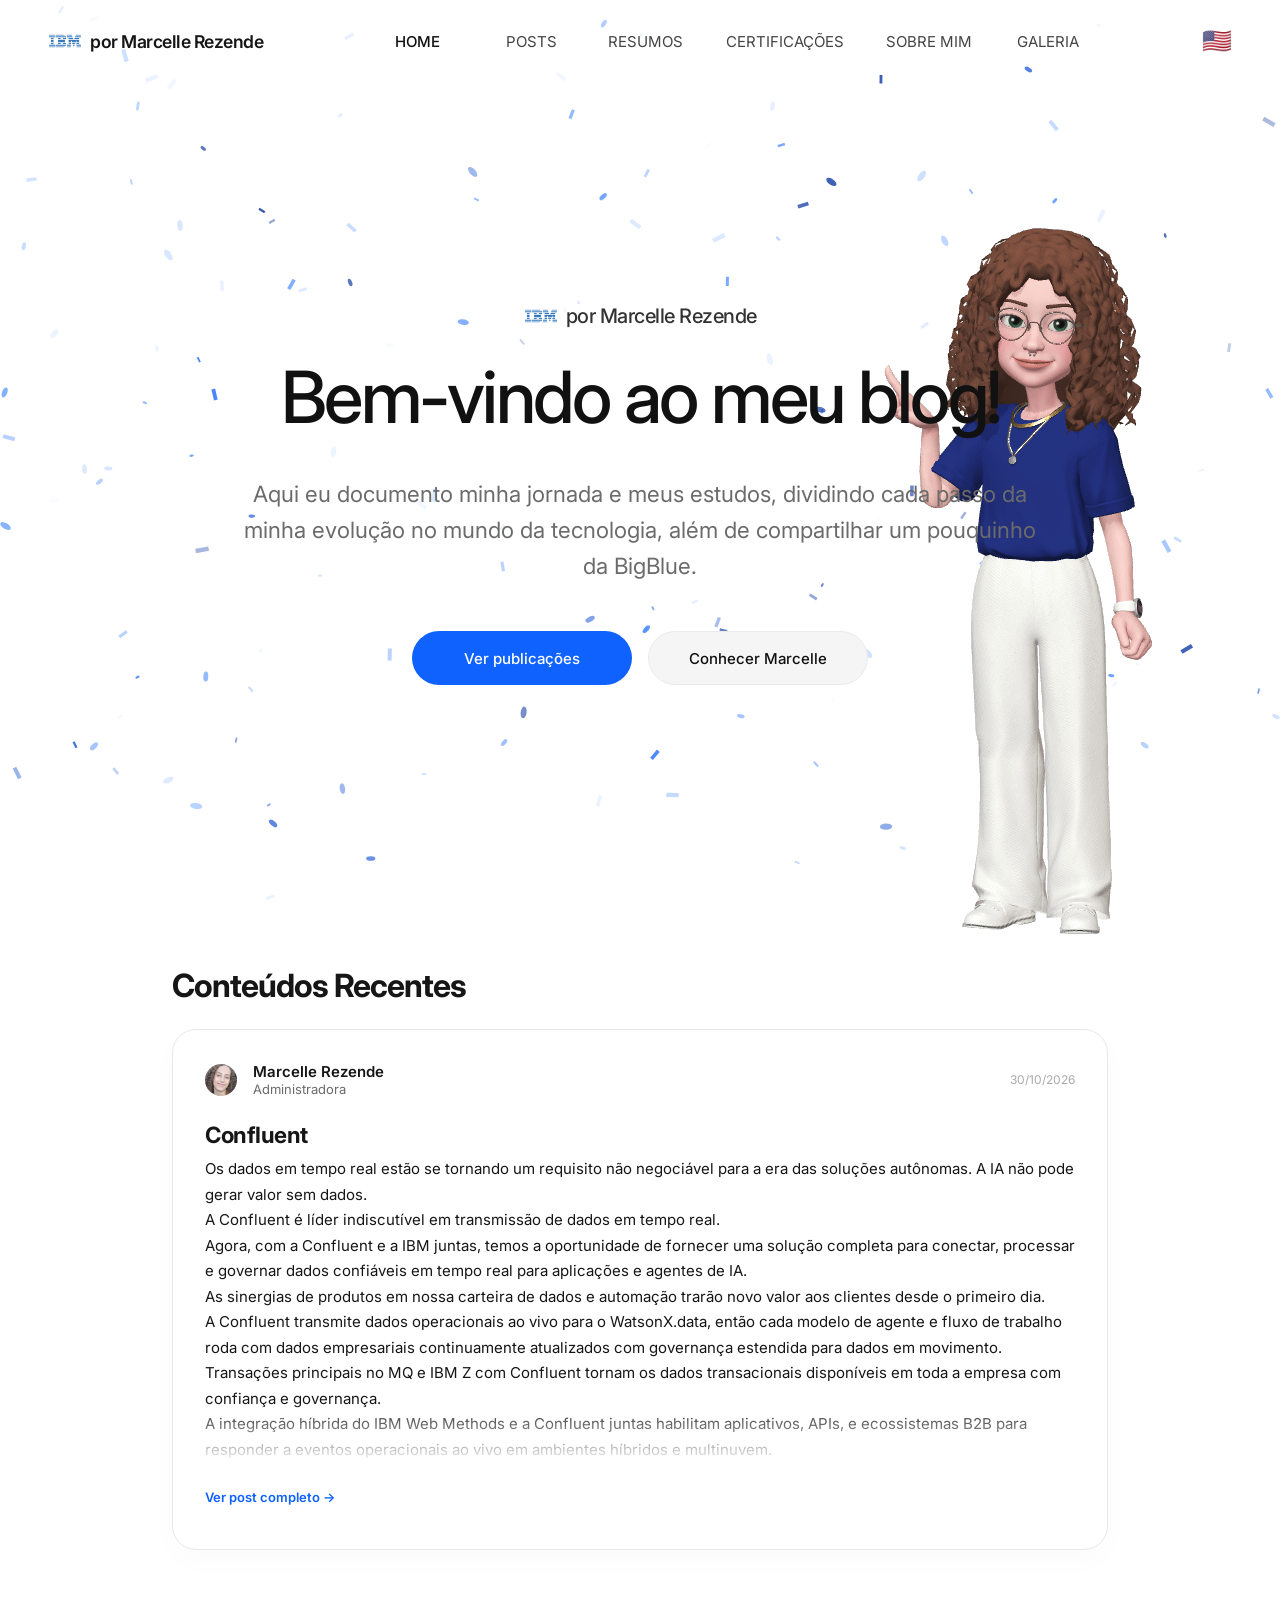
<file: index.html>
<!DOCTYPE html>
<html lang="pt-BR">

<head>
  <meta charset="UTF-8" />
  <meta name="viewport" content="width=device-width, initial-scale=1.0" />
  <title>IBM por Marcelle Rezende</title>
  <link rel="stylesheet" href="assets/style.css" />
  <link rel="icon" type="image/png" href="assets/images/logo.png" />
</head>

<body>

  <canvas id="bg-canvas"></canvas>

  <nav>
    <a href="index.html" class="logo">
      <img src="assets/images/logo.png" alt="Logo" style="height:34px; width:auto;" />
      por Marcelle Rezende
    </a>
    <ul class="nav-links" id="mobileMenu">
      <li><a href="index.html" class="active">HOME</a></li>
      <li><a href="#conteudos">POSTS</a></li>
      <li><a href="https://ibm-por-marcelle-rezende.web.app/resumos.html">RESUMOS</a></li>
      <li><a href="https://ibm-por-marcelle-rezende.web.app/certificacoes.html">CERTIFICAÇÕES</a></li>
      <li><a href="https://ibm-por-marcelle-rezende.web.app/sobre.html">SOBRE MIM</a></li>
      <li><a href="https://ibm-por-marcelle-rezende.web.app/galeria.html">GALERIA</a></li>
    </ul>
    <div class="nav-actions" style="display:flex; align-items:center; gap:1rem;">
      <button id="langToggleBtn" onclick="toggleLanguage()"
        style="background:none; border:none; font-size:24px; cursor:pointer; padding:0; line-height:1; transition:0.2s;"
        onmouseover="this.style.transform='scale(1.1)'" onmouseout="this.style.transform='scale(1)'"
        title="Mudar Idioma">🇺🇸</button>
      <button class="hamburger" onclick="toggleMobileMenu()">☰</button>
    </div>
  </nav>

  <div class="hero-wrapper"
    style="min-height: calc(100vh - 80px); display:flex; flex-direction:column; justify-content:center; align-items:center; position:relative; z-index:5;">
    <div style="text-align:center; padding:2rem 1rem;">
      <div style="display:flex; justify-content:center; align-items:center; gap:8px; margin-bottom:1.5rem;">
        <img src="assets/images/logo.png" alt="Logo" style="height:34px; width:auto;" />
        <span style="font-weight:500; font-size:20px; letter-spacing:-0.5px; color:#333;">por Marcelle Rezende</span>
      </div>
      <h1
        style="font-size:4.5rem; font-weight:500; letter-spacing:-2.5px; line-height:1.1; max-width:900px; margin:0 auto 2.5rem; color:#111;">
        Bem-vindo ao meu blog!
      </h1>
      <p style="font-size:1.4rem; color:var(--muted); max-width:800px; margin:0 auto 3rem; line-height:1.6;">
        Aqui eu documento minha jornada e meus estudos, dividindo cada passo da minha evolução no mundo da tecnologia,
        além de compartilhar um pouquinho da BigBlue.
      </p>
      <div class="hero-buttons" style="display:flex; justify-content:center; gap:1rem;">
        <a href="#conteudos"
          style="display:flex; align-items:center; justify-content:center; width:220px; height:54px; background:var(--accent); color:#fff; text-decoration:none; border-radius:100px; font-weight:500; font-size:15px; gap:8px; transition:0.2s; white-space:nowrap;"
          onmouseover="this.style.transform='scale(1.05)'" onmouseout="this.style.transform='scale(1)'">
          Ver publicações
        </a>
        <a href="https://ibm-por-marcelle-rezende.web.app/sobre.html"
          style="display:flex; align-items:center; justify-content:center; width:220px; height:54px; background:#f5f5f5; color:#111; text-decoration:none; border-radius:100px; font-weight:500; font-size:15px; border: 1px solid #eaeaea; transition:0.2s; white-space:nowrap;"
          onmouseover="this.style.transform='scale(1.05)'" onmouseout="this.style.transform='scale(1)'">
          Conhecer Marcelle
        </a>
      </div>
    </div>
  </div>

  <img src="assets/images/gifempe.gif" id="heroGif" alt="Marcelle"
    style="position:absolute; top:25vh; right:-10%; height:80vh; max-height:800px; z-index:4; opacity:0; transition: opacity 0.6s ease-out, transform 0.4s ease-out; object-fit:contain; pointer-events:auto; cursor:pointer;" />

  <div id="conteudos" class="container" style="max-width: 1000px; padding-top: 4rem;">
    <h2 class="feed-header">Conteúdos Recentes</h2>
    <div id="feed-container">
      <div class="post-card">
        <div class="post-header">
          <img src="assets/images/perfil.jpeg" class="user-avatar" alt="Marcelle Rezende">
          <div>
            <div class="post-author">Marcelle Rezende</div>
            <div class="post-title-job">Administradora</div>
          </div>
          <div class="post-time">30/10/2026</div>
        </div>
        <div class="post-title">Confluent</div>
        <div class="post-content" style="max-height:320px; overflow:hidden; position:relative;">
          <p>Os dados em tempo real estão se tornando um requisito não negociável para a era das soluções autônomas. A IA não pode gerar valor sem dados.</p>
<p>A Confluent é líder indiscutível em transmissão de dados em tempo real.</p>
<p>Agora, com a Confluent e a IBM juntas, temos a oportunidade de fornecer uma solução completa para conectar, processar e governar dados confiáveis em tempo real para aplicações e agentes de IA.</p>
<p>As sinergias de produtos em nossa carteira de dados e automação trarão novo valor aos clientes desde o primeiro dia.</p>
<p>A Confluent transmite dados operacionais ao vivo para o WatsonX.data, então cada modelo de agente e fluxo de trabalho roda com dados empresariais continuamente atualizados com governança estendida para dados em movimento.</p>
<p>Transações principais no MQ e IBM Z com Confluent tornam os dados transacionais disponíveis em toda a empresa com confiança e governança.</p>
<p>A integração híbrida do IBM Web Methods e a Confluent juntas habilitam aplicativos, APIs, e ecossistemas B2B para responder a eventos operacionais ao vivo em ambientes híbridos e multinuvem.</p>
          <div style="position:absolute;bottom:0;left:0;right:0;height:60px;background:linear-gradient(transparent,rgba(255,255,255,0.95));pointer-events:none;"></div>
        </div>
        <a href="posts/confluent.html" class="post-more" style="display:inline-block;font-size:13px;color:var(--accent);font-weight:600;margin-bottom:0.75rem;text-decoration:none;">Ver post completo →</a>
      </div>
    </div>
  </div>

  <script src="assets/js/site.js"></script>
</body>

</html>
</file>
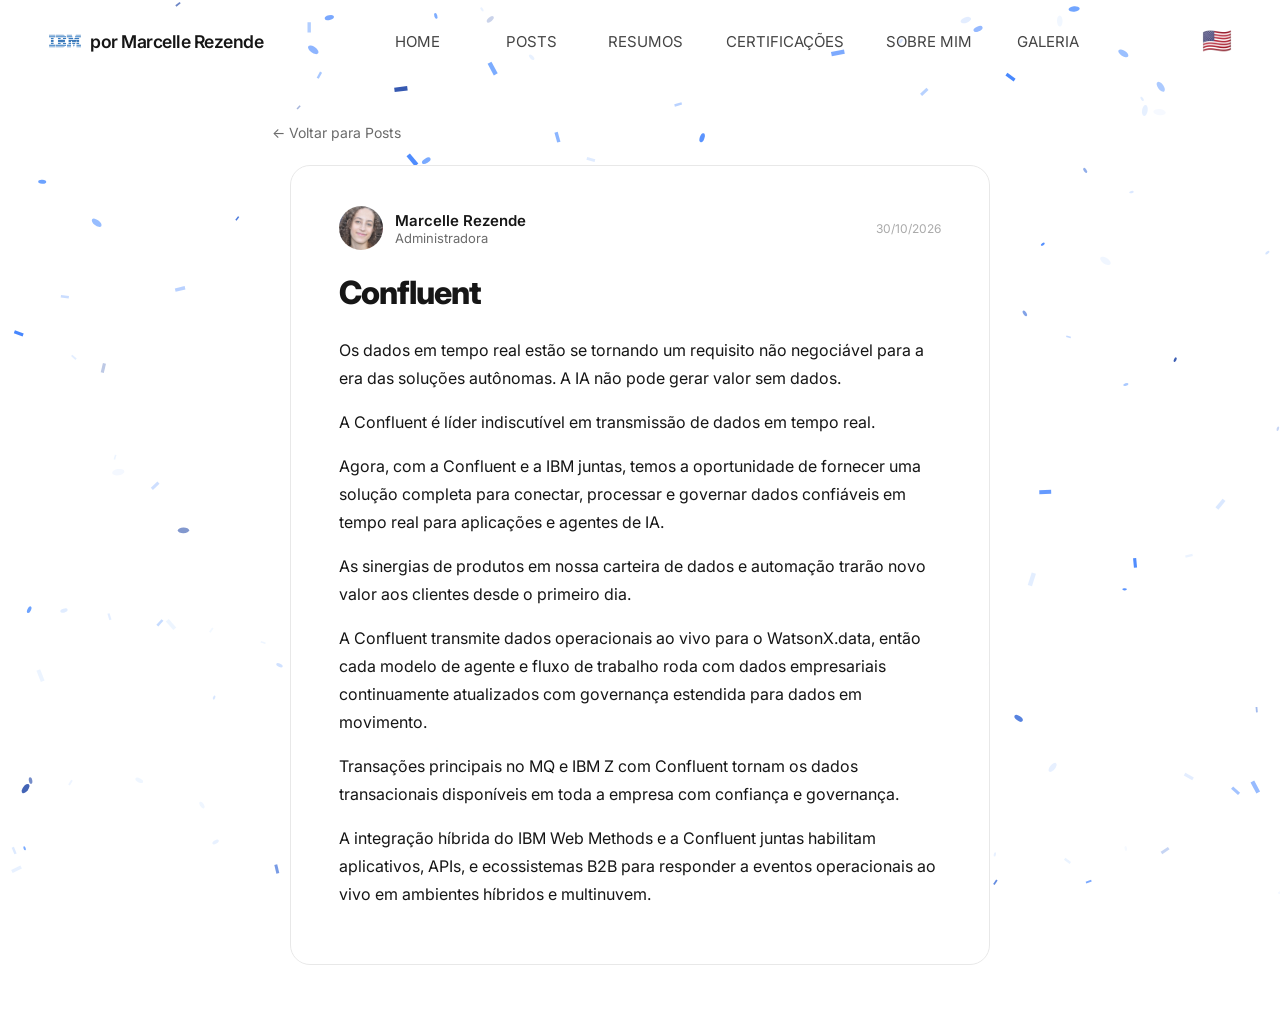
<file: posts/confluent.html>
<!DOCTYPE html>
<html lang="pt-BR">
<head>
  <meta charset="UTF-8" />
  <meta name="viewport" content="width=device-width, initial-scale=1.0" />
  <title>Confluent — IBM por Marcelle Rezende</title>
  <meta name="description" content="Os dados em tempo real estão se tornando um requisito não negociável para a era das soluções autônomas." />
  <link rel="stylesheet" href="../assets/style.css" />
  <link rel="icon" type="image/png" href="../assets/images/logo2.png" />
</head>
<body>
<canvas id="bg-canvas"></canvas>
<nav>
  <a href="../index.html" class="logo">
    <img src="../assets/images/logo.png" alt="Logo" style="height:34px; width:auto;" />
    por Marcelle Rezende
  </a>
  <ul class="nav-links" id="mobileMenu">
    <li><a href="../index.html">HOME</a></li>
    <li><a href="../index.html#conteudos">POSTS</a></li>
    <li><a href="https://ibm-por-marcelle-rezende.web.app/resumos.html">RESUMOS</a></li>
    <li><a href="https://ibm-por-marcelle-rezende.web.app/certificacoes.html">CERTIFICAÇÕES</a></li>
    <li><a href="https://ibm-por-marcelle-rezende.web.app/sobre.html">SOBRE MIM</a></li>
    <li><a href="https://ibm-por-marcelle-rezende.web.app/galeria.html">GALERIA</a></li>
  </ul>
  <div class="nav-actions" style="display:flex; align-items:center; gap:1rem;">
    <button id="langToggleBtn" onclick="toggleLanguage()" style="background:none; border:none; font-size:24px; cursor:pointer; padding:0; line-height:1; transition:0.2s;" onmouseover="this.style.transform='scale(1.1)'" onmouseout="this.style.transform='scale(1)'" title="Mudar Idioma">🇺🇸</button>
    <button class="hamburger" onclick="toggleMobileMenu()">☰</button>
  </div>
</nav>
<div class="container" style="padding-top:2.5rem; padding-bottom:4rem; position:relative; z-index:5;">
  <a href="../index.html#conteudos" class="back-link">← Voltar para Posts</a>
  <div class="post-page-card">
    <div class="post-page-author-row">
      <img src="../assets/images/perfil.jpeg" class="user-avatar" style="width:44px;height:44px" alt="Marcelle Rezende" />
      <div>
        <div class="post-author">Marcelle Rezende</div>
        <div class="post-title-job">Administradora</div>
      </div>
      <div class="post-time">30/10/2026</div>
    </div>
    <h1 class="post-page-title">Confluent</h1>
    <div class="post-page-content">
<p>Os dados em tempo real estão se tornando um requisito não negociável para a era das soluções autônomas. A IA não pode gerar valor sem dados.</p>
<p>A Confluent é líder indiscutível em transmissão de dados em tempo real.</p>
<p>Agora, com a Confluent e a IBM juntas, temos a oportunidade de fornecer uma solução completa para conectar, processar e governar dados confiáveis em tempo real para aplicações e agentes de IA.</p>
<p>As sinergias de produtos em nossa carteira de dados e automação trarão novo valor aos clientes desde o primeiro dia.</p>
<p>A Confluent transmite dados operacionais ao vivo para o WatsonX.data, então cada modelo de agente e fluxo de trabalho roda com dados empresariais continuamente atualizados com governança estendida para dados em movimento.</p>
<p>Transações principais no MQ e IBM Z com Confluent tornam os dados transacionais disponíveis em toda a empresa com confiança e governança.</p>
<p>A integração híbrida do IBM Web Methods e a Confluent juntas habilitam aplicativos, APIs, e ecossistemas B2B para responder a eventos operacionais ao vivo em ambientes híbridos e multinuvem.</p>
    </div>
  </div>
</div>
<script src="../assets/js/site.js"></script>
</body>
</html>
</file>
<file: assets/style.css>
@import url('https://fonts.googleapis.com/css2?family=Google+Sans:wght@400;500;700&family=Inter:wght@300;400;500;600;700&display=swap');

*{box-sizing:border-box;margin:0;padding:0}
:root{
  --ink:#161616;
  --muted:#6b6b6b;
  --light:#f5f5f5;
  --border:#e8e8e8;
  --accent:#0f62fe;
}
body {
  font-family:'Inter',sans-serif;
  background:#fff;
  color:var(--ink);
  position:relative;
  overflow-x:hidden;
}

/* Background Canvas */
canvas#bg-canvas {
  position:fixed;
  top:0;left:0;
  pointer-events:none;
  z-index:0;
}

/* NAV */
nav{
  position:sticky; top:0; z-index:100;
  display:flex;align-items:center;justify-content:space-between;
  padding:1.5rem 3rem;
  background:transparent;
  transition: transform 0.3s, background 0.3s, padding 0.3s, box-shadow 0.3s;
}
nav.scrolled {
  background:rgba(255,255,255,0.95);
  backdrop-filter:blur(10px);
  padding:1rem 3rem;
  border-bottom:1px solid var(--border);
  box-shadow:0 4px 20px rgba(0,0,0,0.05);
}
nav.hidden {
  transform: translateY(-100%);
}
.logo{
  font-family:'Inter',sans-serif;
  font-size:1.1rem;font-weight:600;
  letter-spacing:-.5px;color:var(--ink);
  display:flex;align-items:center;gap:8px;
  text-decoration:none;
}

.nav-links{display:flex;gap:1.5rem;list-style:none;align-items:center;}
.nav-links li {
  width: 90px;
  display: flex;
  justify-content: center;
}
.nav-links li:nth-child(4) { /* CERTIFICAÇÕES */
  width: 140px;
}
.nav-links li:nth-child(5) { /* SOBRE MIM */
  width: 100px;
}
.nav-links li:nth-child(7) { /* PAINEL ADMIN */
  width: 140px;
}
.nav-links a{
  font-size:15px;font-weight:400;
  color:#444;cursor:pointer;
  text-decoration:none;
  transition:color .2s;
  white-space:nowrap;
}
.nav-links a:hover, .nav-links a.active{color:#111; font-weight:500;}
.nav-user { display:flex; align-items:center; gap:10px; cursor:pointer; }
.user-avatar { width:32px; height:32px; border-radius:50%; background:#e0e0e0; object-fit:cover; }
.nav-btn{
  background:var(--accent);color:#fff;
  border:none;border-radius:100px;
  height:40px; padding:0 24px; font-size:14px;
  font-family:'Inter',sans-serif;
  font-weight:500;cursor:pointer;
  transition:transform 0.2s;
  min-width:90px;
  text-align:center;
  white-space:nowrap;
}
.nav-btn:hover { transform:scale(1.05); }

/* MAIN LAYOUT */
.container {
  max-width:800px;
  margin:0 auto;
  padding:3rem 2rem;
  position:relative;
  z-index:5;
}

/* CREATE POST AREA */
.create-area {
  background:#fff;
  border:1px solid var(--border);
  border-radius:24px;
  padding:1.5rem;
  margin-bottom:3rem;
  box-shadow:0 10px 30px rgba(0,0,0,0.02);
  display:flex; flex-direction:column; gap:1rem;
}
.create-top { display:flex; gap:1rem; align-items:center; }
.create-input {
  flex:1; background:var(--light); border:none;
  padding:1rem 1.5rem; border-radius:100px;
  font-family:'Inter',sans-serif; font-size:15px; outline:none; cursor:text;
}
.create-actions { display:flex; justify-content:space-between; align-items:center; padding-top:1rem; border-top:1px solid var(--border); }
.action-group { display:flex; gap:1rem; }
.btn-icon {
  background:none; border:none; display:flex; align-items:center; gap:6px;
  color:var(--muted); font-size:13px; font-weight:600; cursor:pointer;
  font-family:'Inter',sans-serif;
}
.btn-icon:hover { color:var(--ink); }

/* POSTS FEED */
.feed-header {
  font-size:2rem; font-weight:700; letter-spacing:-1px; margin-bottom:1.5rem;
}
.post-card {
  background:#fff; border:1px solid var(--border);
  border-radius:24px; padding:2rem; margin-bottom:2rem;
  box-shadow:0 10px 30px rgba(0,0,0,0.02);
  transition:transform 0.3s, box-shadow 0.3s;
}
.post-card:hover { transform:translateY(-2px); box-shadow:0 15px 35px rgba(0,0,0,0.05); }
.post-header { display:flex; gap:1rem; align-items:center; margin-bottom:1.5rem; }
.post-author { font-weight:600; font-size:15px; }
.post-title-job { font-size:13px; color:var(--muted); }
.post-time { font-size:12px; color:#aaa; margin-left:auto; }

.post-title { font-size:1.4rem; font-weight:700; letter-spacing:-.5px; margin-bottom:.5rem; }
.post-content { font-size:15px; line-height:1.7; color:var(--ink); margin-bottom:1.5rem; }

/* Formatação do conteúdo Quill nos cards do feed */
.post-content ul,
.post-content ol { padding-left: 1.5em; margin-bottom: 0.75em; }
.post-content ul li { list-style-type: disc; }
.post-content ol li { list-style-type: decimal; }
.post-content li { margin-bottom: 0.2em; }
.post-content blockquote {
  border-left: 4px solid var(--accent);
  padding: 0.5em 1.25em;
  background: var(--light);
  border-radius: 0 8px 8px 0;
  color: var(--muted);
  margin: 0.75em 0;
}
.post-content strong { font-weight: 700; }
.post-content em { font-style: italic; }
.post-content u { text-decoration: underline; }
.post-content s { text-decoration: line-through; }
.post-content a { color: var(--accent); text-decoration: underline; }
.post-content img { max-width: 100%; border-radius: 8px; margin: 0.5em 0; display: block; }
.post-content h1 { font-size: 1.6em; font-weight: 800; margin: 0.75em 0 0.4em; }
.post-content h2 { font-size: 1.3em; font-weight: 700; margin: 0.75em 0 0.4em; }
.post-content h3 { font-size: 1.1em; font-weight: 600; margin: 0.75em 0 0.4em; }
.post-content .ql-align-center { text-align: center; }
.post-content .ql-align-right { text-align: right; }
.post-content .ql-align-justify { text-align: justify; }
.post-media { border-radius:16px; overflow:hidden; margin-bottom:1.5rem; }
.post-media img, .post-media video { width:100%; display:block; object-fit:cover; }

.post-footer { display:flex; gap:1.5rem; border-top:1px solid var(--border); padding-top:1.2rem; }
.post-stat { font-size:13px; color:var(--muted); display:flex; align-items:center; gap:6px; cursor:pointer; font-weight:500; }
.post-stat:hover { color:var(--accent); }

/* MODALS */
.modal-overlay {
  position:fixed; top:0; left:0; right:0; bottom:0;
  background:rgba(255,255,255,0.8); backdrop-filter:blur(8px);
  z-index:2000; display:flex; justify-content:center; align-items:center;
  opacity:0; pointer-events:none; transition:all 0.3s;
}
.modal-overlay.active { opacity:1; pointer-events:auto; }
.modal-card {
  background:#fff; border:1px solid var(--border);
  border-radius:24px; padding:3rem; width:100%; max-width:440px;
  box-shadow:0 20px 50px rgba(0,0,0,0.1);
  transform:translateY(20px); transition:transform 0.3s;
}
.modal-overlay.active .modal-card { transform:translateY(0); }
.modal-card h2 { font-size:2rem; font-weight:700; letter-spacing:-1px; margin-bottom:.5rem; }
.modal-sub { color:var(--muted); margin-bottom:2rem; font-size:14px; }
.form-input {
  width:100%; background:var(--light); border:1px solid var(--border);
  padding:12px 16px; border-radius:12px; font-family:'Inter',sans-serif;
  font-size:15px; margin-bottom:1rem; outline:none;
}
.form-input:focus { border-color:var(--accent); }
.btn-primary {
  width:100%; background:var(--accent); color:#fff;
  border:none; border-radius:100px; padding:14px;
  font-size:15px; font-weight:600; cursor:pointer;
  font-family:'Inter',sans-serif; transition:background 0.2s;
}
.btn-primary:hover { background:#0353e9; }
.btn-linkedin {
  width:100%; background:#0a66c2; color:#fff; display:flex; justify-content:center; align-items:center; gap:8px;
  border:none; border-radius:100px; padding:14px; font-size:15px; font-weight:600; cursor:pointer; font-family:'Inter',sans-serif; margin-bottom:1rem;
}
.btn-google {
  width:100%; background:#f8faff; color:#0f62fe; display:flex; justify-content:center; align-items:center; gap:8px;
  border:2px solid #0f62fe; border-radius:100px; padding:13px; font-size:15px; font-weight:600; cursor:pointer; font-family:'Inter',sans-serif; margin-bottom:0.75rem; box-shadow:0 2px 5px rgba(15,98,254,0.15); transition:0.2s;
}
.btn-google:hover { background:#e5f0ff; box-shadow:0 4px 10px rgba(15,98,254,0.25); border-color:#0353e9; }
.btn-microsoft {
  width:100%; background:#f5f5f5; color:#1a1a1a; display:flex; justify-content:center; align-items:center; gap:8px;
  border:2px solid #d0d0d0; border-radius:100px; padding:13px; font-size:15px; font-weight:600; cursor:pointer; font-family:'Inter',sans-serif; margin-bottom:1rem; transition:0.2s;
}
.btn-microsoft:hover { background:#e8e8e8; border-color:#aaa; }
.divider { display: flex; align-items: center; text-align:center; margin:1rem 0; color:var(--muted); font-size:13px; }
.divider::before, .divider::after { content:''; flex: 1; height:1px; background:var(--border); }
.divider::before { margin-right: 10px; } .divider::after { margin-left: 10px; }

/* EDITOR MODAL (Larger) */
#editorModal .modal-card { max-width:600px; padding:2rem; }
.editor-header { display:flex; justify-content:space-between; align-items:center; margin-bottom:1.5rem; }
.editor-title { border:none; font-size:24px; font-weight:700; width:100%; outline:none; margin-bottom:1rem; font-family:'Inter',sans-serif; }
.editor-body { border:none; font-size:16px; line-height:1.6; width:100%; min-height:150px; outline:none; resize:none; font-family:'Inter',sans-serif; }
.editor-footer { display:flex; justify-content:space-between; align-items:center; margin-top:1.5rem; border-top:1px solid var(--border); padding-top:1.5rem; }

/* ADMIN PANEL */
.admin-grid { display:grid; grid-template-columns:250px 1fr; gap:2rem; max-width:1100px; margin:0 auto; padding:3rem 2rem; position:relative; z-index:5; }
.admin-menu { display:flex; flex-direction:column; gap:8px; }
.admin-item { padding:12px 20px; border-radius:100px; color:var(--muted); text-decoration:none; font-weight:500; font-size:14px; transition:0.2s; }
.admin-item:hover, .admin-item.active { background:var(--light); color:var(--ink); font-weight:600; }
.admin-content h1 { font-size:2.5rem; letter-spacing:-1px; margin-bottom:2rem; }
.kpi-cards { display:grid; grid-template-columns:repeat(3, 1fr); gap:1.5rem; margin-bottom:3rem; }
.kpi-card { background:#fff; border:1px solid var(--border); padding:2rem; border-radius:24px; }
.kpi-card h3 { font-size:13px; color:var(--muted); text-transform:uppercase; letter-spacing:1px; margin-bottom:.5rem; }
.kpi-card .val { font-size:2.5rem; font-weight:700; letter-spacing:-1px; }

table.table { width:100%; border-collapse:collapse; }
table.table th { text-align:left; padding:12px; border-bottom:2px solid var(--border); font-size:13px; color:var(--muted); }
table.table td { padding:16px 12px; border-bottom:1px solid var(--border); font-size:14px; }

/* HAMBURGER */
.hamburger {
  display: none;
  background: none;
  border: none;
  font-size: 26px;
  cursor: pointer;
  color: var(--ink);
  padding: 0;
  line-height: 1;
}

/* RESPONSIVE DESIGN */
@media (max-width: 900px) {
  nav {
    flex-wrap: nowrap;
    padding: 1rem 1.5rem;
    justify-content: space-between;
  }
  .hamburger {
    display: block;
  }
  
  .nav-links {
    position: absolute;
    top: 100%;
    left: 0;
    width: 100vw;
    background: rgba(255,255,255,0.98);
    backdrop-filter: blur(15px);
    flex-direction: column;
    padding: 0;
    margin: 0;
    border-bottom: 1px solid var(--border);
    box-shadow: 0 10px 20px rgba(0,0,0,0.05);
    /* Hidden state */
    clip-path: polygon(0 0, 100% 0, 100% 0, 0 0);
    transition: clip-path 0.3s ease-in-out;
    pointer-events: none;
    align-items: center;
  }
  .nav-links.mobile-active {
    clip-path: polygon(0 0, 100% 0, 100% 100%, 0 100%);
    pointer-events: auto;
  }
  .nav-links li {
    width: 100% !important;
    padding: 1.2rem 0;
    border-bottom: 1px solid var(--light);
    display: flex;
    justify-content: center;
  }
  .nav-links li:last-child {
    border-bottom: none;
  }
  .nav-actions {
    margin-left: auto;
  }
  
  .hero-wrapper h1 {
    font-size: 2.8rem !important;
    line-height: 1.1 !important;
  }
  .hero-wrapper p {
    font-size: 1.1rem !important;
  }
  
  .admin-grid { grid-template-columns: 1fr; }
  .kpi-cards { grid-template-columns: 1fr; }
  
  .post-card { padding: 1.5rem; }
  .modal-card { padding: 2rem; margin: 1rem; width: auto; max-width: none; }
}

@media (max-width: 600px) {
  .hero-wrapper h1 { font-size: 2.4rem !important; }
  .hero-buttons {
    flex-direction: column !important;
    align-items: center;
  }
  .hero-buttons a {
    width: 100% !important;
    max-width: 300px;
  }
  .create-top { flex-direction: column; align-items: flex-start; }
  .create-actions { flex-direction: column; gap: 1rem; align-items: stretch; }
  .create-actions .nav-btn { width: 100%; }
}
    .post-page-card {
      max-width: 700px;
      margin: 0 auto;
      background: rgba(255,255,255,0.92);
      backdrop-filter: blur(12px);
      border-radius: 20px;
      border: 1px solid var(--border);
      padding: 2.5rem 3rem;
      position: relative;
      z-index: 5;
    }
    @media (max-width: 760px) {
      .post-page-card { padding: 1.5rem 1.25rem; }
    }
    .post-page-author-row {
      display: flex;
      align-items: center;
      gap: 0.75rem;
      margin-bottom: 1.5rem;
    }
    .post-page-title {
      font-size: 2rem;
      font-weight: 800;
      letter-spacing: -1px;
      line-height: 1.2;
      margin-bottom: 1.5rem;
      color: var(--ink);
    }
    .post-page-content {
      font-size: 16px;
      line-height: 1.75;
      color: var(--ink);
    }
    .post-page-content img {
      max-width: 100%;
      border-radius: 8px;
      margin: 1rem 0;
    }
    .post-page-content p { margin-bottom: 1em; }
    .post-page-content h1,
    .post-page-content h2,
    .post-page-content h3 {
      margin: 1.4em 0 0.5em;
      font-weight: 700;
      letter-spacing: -0.5px;
    }
    .post-page-content blockquote {
      border-left: 4px solid var(--accent);
      margin: 1em 0;
      padding: 0.5em 1.25em;
      color: var(--muted);
      background: var(--light);
      border-radius: 0 8px 8px 0;
    }
    .post-page-content ul,
    .post-page-content ol { padding-left: 1.5em; margin-bottom: 1em; }
    .post-page-content ul li { list-style-type: disc; }
    .post-page-content ol li { list-style-type: decimal; }
    .post-page-content li { margin-bottom: 0.3em; }
    .post-page-content strong { font-weight: 700; }
    .post-page-content em { font-style: italic; }
    .post-page-content u { text-decoration: underline; }
    .post-page-content s { text-decoration: line-through; }
    .post-page-content a { color: var(--accent); text-decoration: underline; }
    .post-page-content .ql-align-center { text-align: center; }
    .post-page-content .ql-align-right { text-align: right; }
    .post-page-content .ql-align-justify { text-align: justify; }
    .post-page-stats {
      display: flex;
      gap: 1.5rem;
      margin-top: 2rem;
      padding-top: 1.5rem;
      border-top: 1px solid var(--border);
      color: var(--muted);
      font-size: 14px;
      flex-wrap: wrap;
    }
    .post-page-stat {
      display: flex;
      align-items: center;
      gap: 6px;
    }
    .back-link {
      display: inline-flex;
      align-items: center;
      gap: 6px;
      font-size: 14px;
      color: var(--muted);
      text-decoration: none;
      margin-bottom: 1.5rem;
      transition: color 0.2s;
    }
    .back-link:hover { color: var(--accent); }
    #post-loading {
      text-align: center;
      padding: 4rem 1rem;
      color: var(--muted);
      font-size: 16px;
    }
    #post-error {
      text-align: center;
      padding: 4rem 1rem;
      color: #d93025;
      font-size: 16px;
      display: none;
    }
</file>
